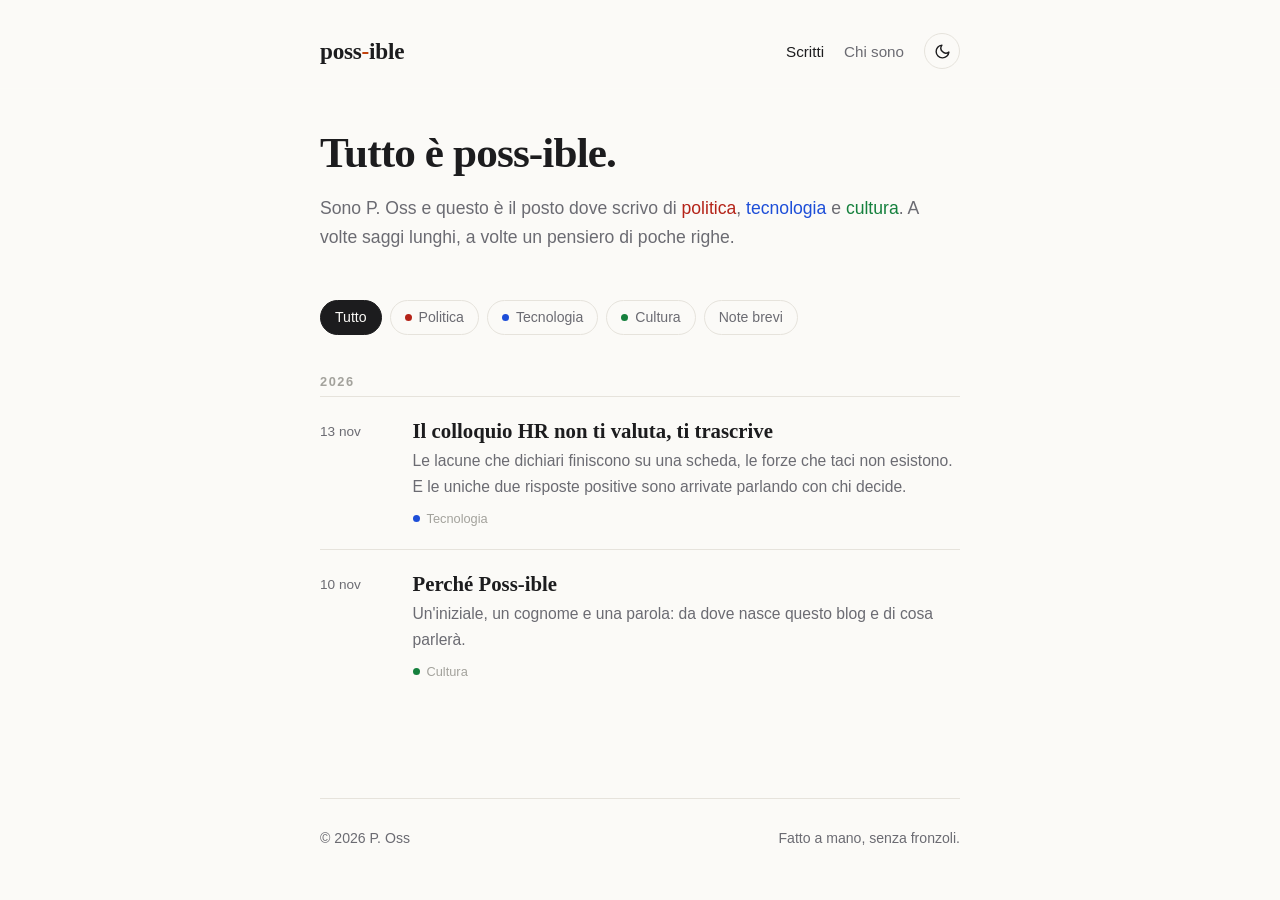
<file: index.html>
<!doctype html>
<html lang="it">
<head>
  <meta charset="utf-8">
  <meta name="viewport" content="width=device-width, initial-scale=1">
  <title>Poss-ible</title>
  <meta name="description" content="Il blog di P. Oss: pensieri lunghi e brevi su politica, tecnologia e cultura.">
  <link rel="icon" href="data:image/svg+xml,<svg xmlns='http://www.w3.org/2000/svg' viewBox='0 0 100 100'><text y='.9em' font-size='90' font-family='Georgia'>p</text></svg>">
  <script src="theme.js?v=2"></script>
  <link rel="stylesheet" href="style.css?v=2">
</head>
<body>
  <div class="wrap">

    <header class="site-header">
      <a class="logo" href="index.html">poss<span class="dash">-</span>ible</a>
      <nav class="nav">
        <a href="index.html" aria-current="page">Scritti</a>
        <a href="chi-sono.html">Chi sono</a>
        <button class="theme-toggle" type="button" aria-label="Cambia tema">
          <svg class="moon" viewBox="0 0 24 24" fill="none" stroke="currentColor" stroke-width="2" stroke-linecap="round" stroke-linejoin="round"><path d="M21 12.8A9 9 0 1 1 11.2 3a7 7 0 0 0 9.8 9.8z"/></svg>
          <svg class="sun" viewBox="0 0 24 24" fill="none" stroke="currentColor" stroke-width="2" stroke-linecap="round" stroke-linejoin="round"><circle cx="12" cy="12" r="4"/><path d="M12 2v2M12 20v2M4.9 4.9l1.4 1.4M17.7 17.7l1.4 1.4M2 12h2M20 12h2M4.9 19.1l1.4-1.4M17.7 6.3l1.4-1.4"/></svg>
        </button>
      </nav>
    </header>

    <main>
      <section class="intro">
        <h1>Tutto è poss-ible.</h1>
        <p>Sono P. Oss e questo è il posto dove scrivo di
          <a class="topic politica" href="#politica">politica</a>,
          <a class="topic tecnologia" href="#tecnologia">tecnologia</a> e
          <a class="topic cultura" href="#cultura">cultura</a>.
          A volte saggi lunghi, a volte un pensiero di poche righe.</p>
      </section>

      <ul class="filters" aria-label="Filtra per sezione">
        <li><button type="button" data-filter="tutto" aria-pressed="true">Tutto</button></li>
        <li><button type="button" data-filter="politica"><span class="dot politica"></span>Politica</button></li>
        <li><button type="button" data-filter="tecnologia"><span class="dot tecnologia"></span>Tecnologia</button></li>
        <li><button type="button" data-filter="cultura"><span class="dot cultura"></span>Cultura</button></li>
        <li><button type="button" data-filter="note">Note brevi</button></li>
      </ul>

      <!--
        COME AGGIUNGERE UNO SCRITTO
        Copia uno dei due blocchi <li> qui sotto e mettilo in cima alla lista dell'anno giusto.

        • Saggio (articolo lungo, con una sua pagina):
          data-kind="saggio", il link punta al file in /articoli

        • Nota (pensiero breve, si legge direttamente qui):
          data-kind="nota", niente link, il testo va dentro <div class="text">

        data-cat può essere: politica, tecnologia, cultura
        Per un anno nuovo, copia tutto il blocco <section class="year-group">.
      -->

      <section class="year-group">
        <h3 class="year">2026</h3>
        <ul class="posts">

          <li data-kind="saggio" data-cat="tecnologia">
            <a class="entry" href="articoli/il-colloquio-hr-non-ti-valuta.html">
              <time datetime="2026-11-13">13 nov</time>
              <div>
                <h2>Il colloquio HR non ti valuta, ti trascrive</h2>
                <p class="summary">Le lacune che dichiari finiscono su una scheda, le forze che taci non esistono. E le uniche due risposte positive sono arrivate parlando con chi decide.</p>
                <div class="meta"><span class="dot tecnologia"></span>Tecnologia</div>
              </div>
            </a>
          </li>

          <!-- Esempio di nota breve (copialo sopra quando vuoi scriverne una):
          <li data-kind="nota" data-cat="cultura">
            <div class="entry note">
              <time datetime="2026-11-10">10 nov</time>
              <div>
                <div class="text">
                  <p>Testo della nota.</p>
                </div>
                <div class="meta"><span class="dot cultura"></span>Cultura · Nota</div>
              </div>
            </div>
          </li>
          -->

          <li data-kind="saggio" data-cat="cultura">
            <a class="entry" href="articoli/perche-poss-ible.html">
              <time datetime="2026-11-10">10 nov</time>
              <div>
                <h2>Perché Poss-ible</h2>
                <p class="summary">Un'iniziale, un cognome e una parola: da dove nasce questo blog e di cosa parlerà.</p>
                <div class="meta"><span class="dot cultura"></span>Cultura</div>
              </div>
            </a>
          </li>

        </ul>
      </section>

      <p class="empty" hidden>Ancora niente in questa sezione. Arriverà.</p>
    </main>

    <footer class="site-footer">
      <span>© <span data-year>2026</span> P. Oss</span>
      <span>Fatto a mano, senza fronzoli.</span>
    </footer>

  </div>
</body>
</html>
</file>
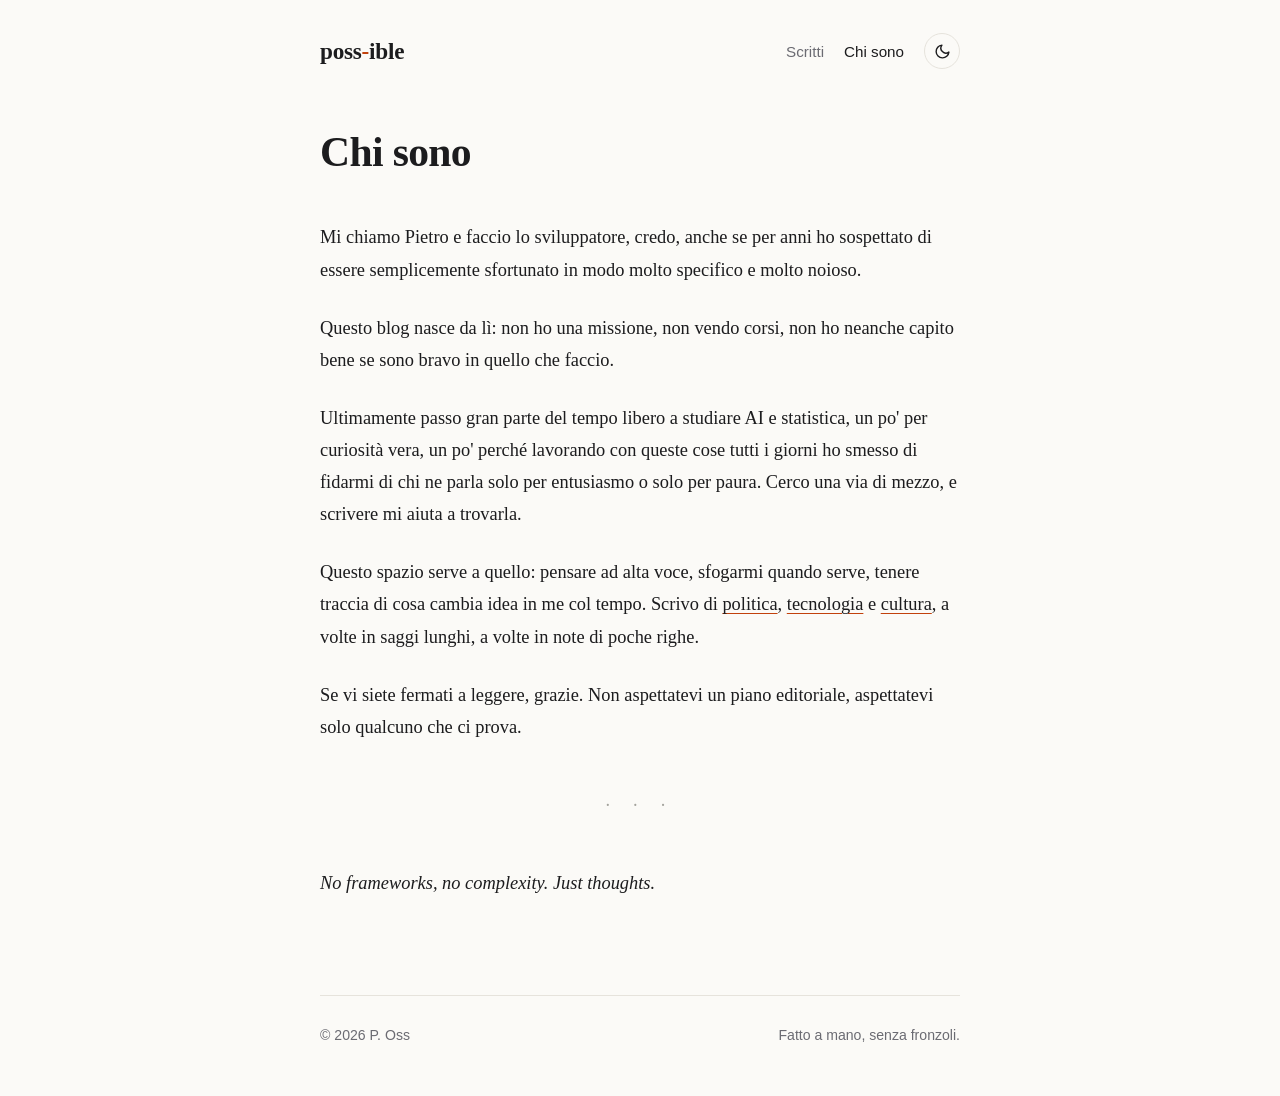
<file: chi-sono.html>
<!doctype html>
<html lang="it">
<head>
  <meta charset="utf-8">
  <meta name="viewport" content="width=device-width, initial-scale=1">
  <title>Chi sono · Poss-ible</title>
  <meta name="description" content="Chi c'è dietro Poss-ible.">
  <link rel="icon" href="data:image/svg+xml,<svg xmlns='http://www.w3.org/2000/svg' viewBox='0 0 100 100'><text y='.9em' font-size='90' font-family='Georgia'>p</text></svg>">
  <script src="theme.js?v=2"></script>
  <link rel="stylesheet" href="style.css?v=2">
</head>
<body>
  <div class="wrap">

    <header class="site-header">
      <a class="logo" href="index.html">poss<span class="dash">-</span>ible</a>
      <nav class="nav">
        <a href="index.html">Scritti</a>
        <a href="chi-sono.html" aria-current="page">Chi sono</a>
        <button class="theme-toggle" type="button" aria-label="Cambia tema">
          <svg class="moon" viewBox="0 0 24 24" fill="none" stroke="currentColor" stroke-width="2" stroke-linecap="round" stroke-linejoin="round"><path d="M21 12.8A9 9 0 1 1 11.2 3a7 7 0 0 0 9.8 9.8z"/></svg>
          <svg class="sun" viewBox="0 0 24 24" fill="none" stroke="currentColor" stroke-width="2" stroke-linecap="round" stroke-linejoin="round"><circle cx="12" cy="12" r="4"/><path d="M12 2v2M12 20v2M4.9 4.9l1.4 1.4M17.7 17.7l1.4 1.4M2 12h2M20 12h2M4.9 19.1l1.4-1.4M17.7 6.3l1.4-1.4"/></svg>
        </button>
      </nav>
    </header>

    <main>
      <header class="post-header">
        <h1>Chi sono</h1>
      </header>

      <article class="prose">
        <p>Mi chiamo Pietro e faccio lo sviluppatore, credo, anche se per anni ho sospettato di essere semplicemente sfortunato in modo molto specifico e molto noioso.</p>

        <p>Questo blog nasce da lì: non ho una missione, non vendo corsi, non ho neanche capito bene se sono bravo in quello che faccio.</p>

        <p>Ultimamente passo gran parte del tempo libero a studiare AI e statistica, un po' per curiosità vera, un po' perché lavorando con queste cose tutti i giorni ho smesso di fidarmi di chi ne parla solo per entusiasmo o solo per paura. Cerco una via di mezzo, e scrivere mi aiuta a trovarla.</p>

        <p>Questo spazio serve a quello: pensare ad alta voce, sfogarmi quando serve, tenere traccia di cosa cambia idea in me col tempo. Scrivo di <a href="index.html#politica">politica</a>, <a href="index.html#tecnologia">tecnologia</a> e <a href="index.html#cultura">cultura</a>, a volte in saggi lunghi, a volte in note di poche righe.</p>

        <p>Se vi siete fermati a leggere, grazie. Non aspettatevi un piano editoriale, aspettatevi solo qualcuno che ci prova.</p>

        <!-- Se vuoi farti scrivere, togli il commento qui sotto e metti la tua email:
        <p>Per rispondermi: <a href="mailto:tuaemail@esempio.it">tuaemail@esempio.it</a></p>
        -->

        <hr>
        <p><em>No frameworks, no complexity. Just thoughts.</em></p>
      </article>
    </main>

    <footer class="site-footer">
      <span>© <span data-year>2026</span> P. Oss</span>
      <span>Fatto a mano, senza fronzoli.</span>
    </footer>

  </div>
</body>
</html>
</file>
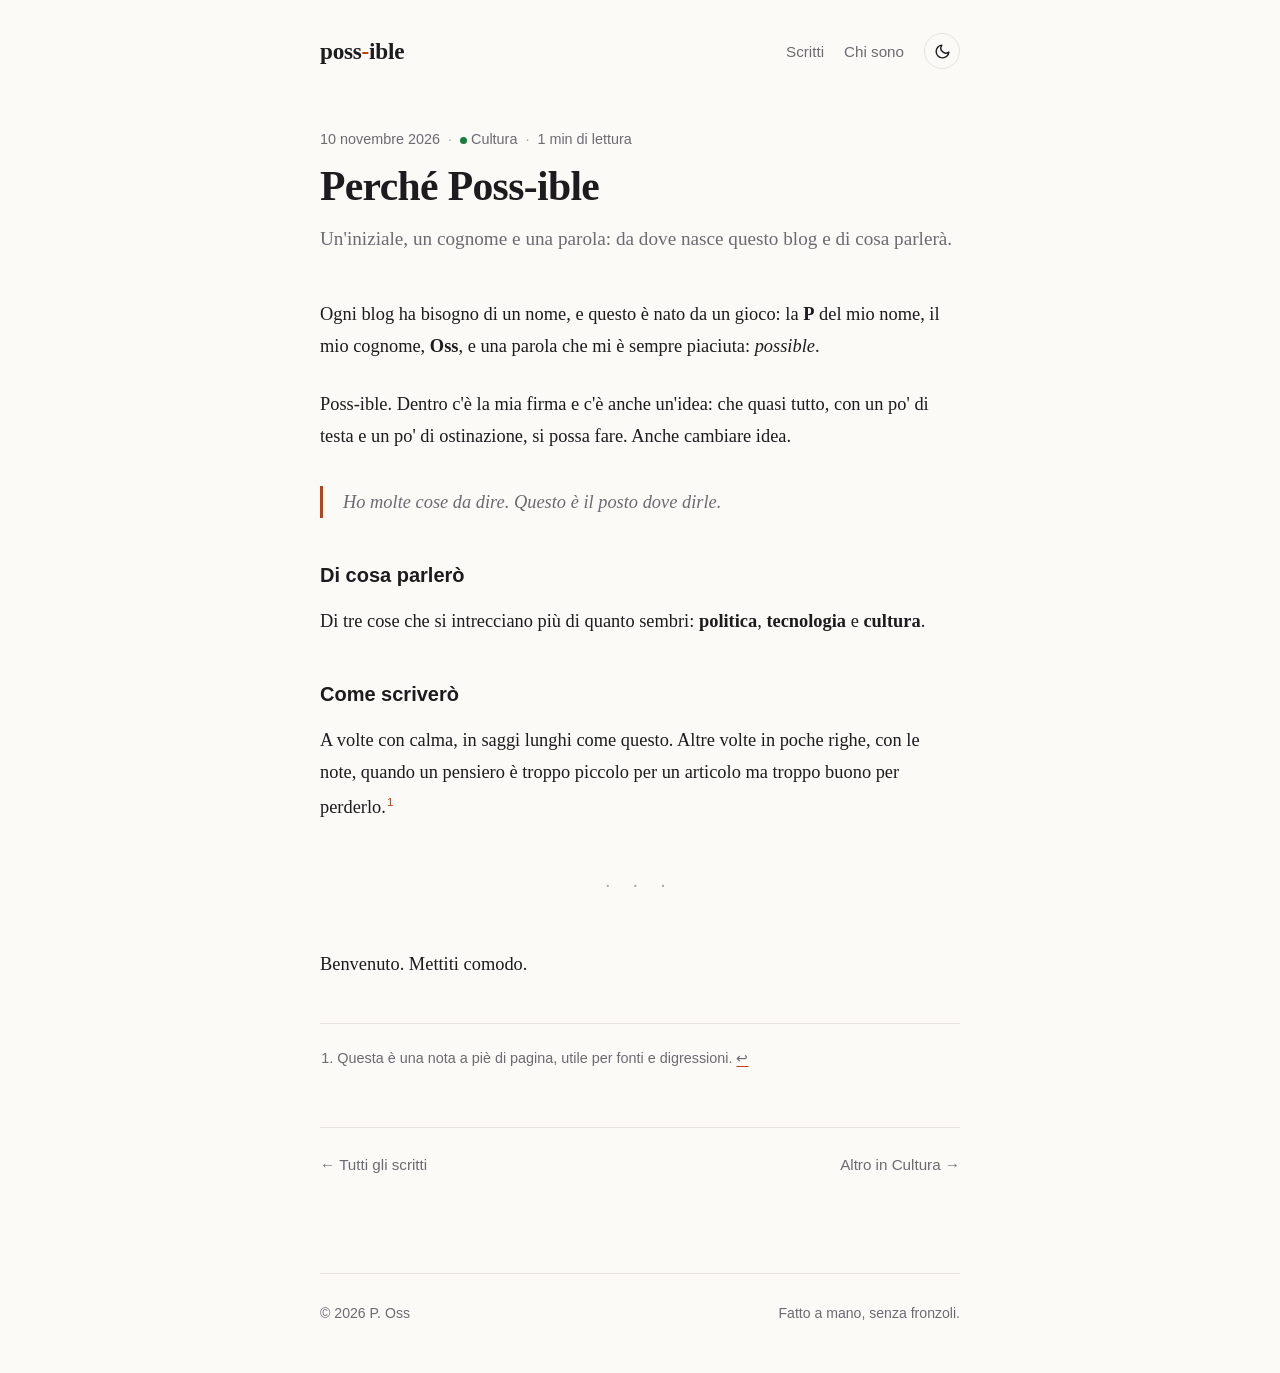
<file: articoli/_modello.html>
<!doctype html>
<html lang="it">
<head>
  <meta charset="utf-8">
  <meta name="viewport" content="width=device-width, initial-scale=1">
  <title>Perché Poss-ible · Poss-ible</title>
  <meta name="description" content="Un'iniziale, un cognome e una parola: da dove nasce questo blog.">
  <link rel="icon" href="data:image/svg+xml,<svg xmlns='http://www.w3.org/2000/svg' viewBox='0 0 100 100'><text y='.9em' font-size='90' font-family='Georgia'>p</text></svg>">
  <script src="../theme.js?v=2"></script>
  <link rel="stylesheet" href="../style.css?v=2">
</head>
<body>
  <div class="wrap">

    <header class="site-header">
      <a class="logo" href="../index.html">poss<span class="dash">-</span>ible</a>
      <nav class="nav">
        <a href="../index.html">Scritti</a>
        <a href="../chi-sono.html">Chi sono</a>
        <button class="theme-toggle" type="button" aria-label="Cambia tema">
          <svg class="moon" viewBox="0 0 24 24" fill="none" stroke="currentColor" stroke-width="2" stroke-linecap="round" stroke-linejoin="round"><path d="M21 12.8A9 9 0 1 1 11.2 3a7 7 0 0 0 9.8 9.8z"/></svg>
          <svg class="sun" viewBox="0 0 24 24" fill="none" stroke="currentColor" stroke-width="2" stroke-linecap="round" stroke-linejoin="round"><circle cx="12" cy="12" r="4"/><path d="M12 2v2M12 20v2M4.9 4.9l1.4 1.4M17.7 17.7l1.4 1.4M2 12h2M20 12h2M4.9 19.1l1.4-1.4M17.7 6.3l1.4-1.4"/></svg>
        </button>
      </nav>
    </header>

    <main>
      <header class="post-header">
        <div class="meta">
          <time datetime="2026-11-10">10 novembre 2026</time>
          <span class="sep">·</span>
          <a href="../index.html#cultura"><span class="dot cultura"></span> Cultura</a>
          <span class="sep">·</span>
          <span data-reading-time></span>
        </div>
        <h1>Perché Poss-ible</h1>
        <p class="dek">Un'iniziale, un cognome e una parola: da dove nasce questo blog e di cosa parlerà.</p>
      </header>

      <article class="prose">
        <p>Ogni blog ha bisogno di un nome, e questo è nato da un gioco: la <strong>P</strong> del mio nome, il mio cognome, <strong>Oss</strong>, e una parola che mi è sempre piaciuta: <em>possible</em>.</p>

        <p>Poss-ible. Dentro c'è la mia firma e c'è anche un'idea: che quasi tutto, con un po' di testa e un po' di ostinazione, si possa fare. Anche cambiare idea.</p>

        <blockquote>Ho molte cose da dire. Questo è il posto dove dirle.</blockquote>

        <h2>Di cosa parlerò</h2>
        <p>Di tre cose che si intrecciano più di quanto sembri: <strong>politica</strong>, <strong>tecnologia</strong> e <strong>cultura</strong>. <!-- Racconta qui perché proprio queste tre. --></p>

        <h2>Come scriverò</h2>
        <p>A volte con calma, in saggi lunghi come questo. Altre volte in poche righe, con le note, quando un pensiero è troppo piccolo per un articolo ma troppo buono per perderlo.<sup><a href="#nota-1" id="rif-1">1</a></sup></p>

        <hr>

        <p>Benvenuto. Mettiti comodo.</p>

        <section class="footnotes">
          <ol>
            <li id="nota-1">Questa è una nota a piè di pagina, utile per fonti e digressioni. <a href="#rif-1">↩</a></li>
          </ol>
        </section>
      </article>

      <nav class="post-end">
        <a href="../index.html">← Tutti gli scritti</a>
        <a href="../index.html#cultura">Altro in Cultura →</a>
      </nav>
    </main>

    <footer class="site-footer">
      <span>© <span data-year>2026</span> P. Oss</span>
      <span>Fatto a mano, senza fronzoli.</span>
    </footer>

  </div>
</body>
</html>
</file>
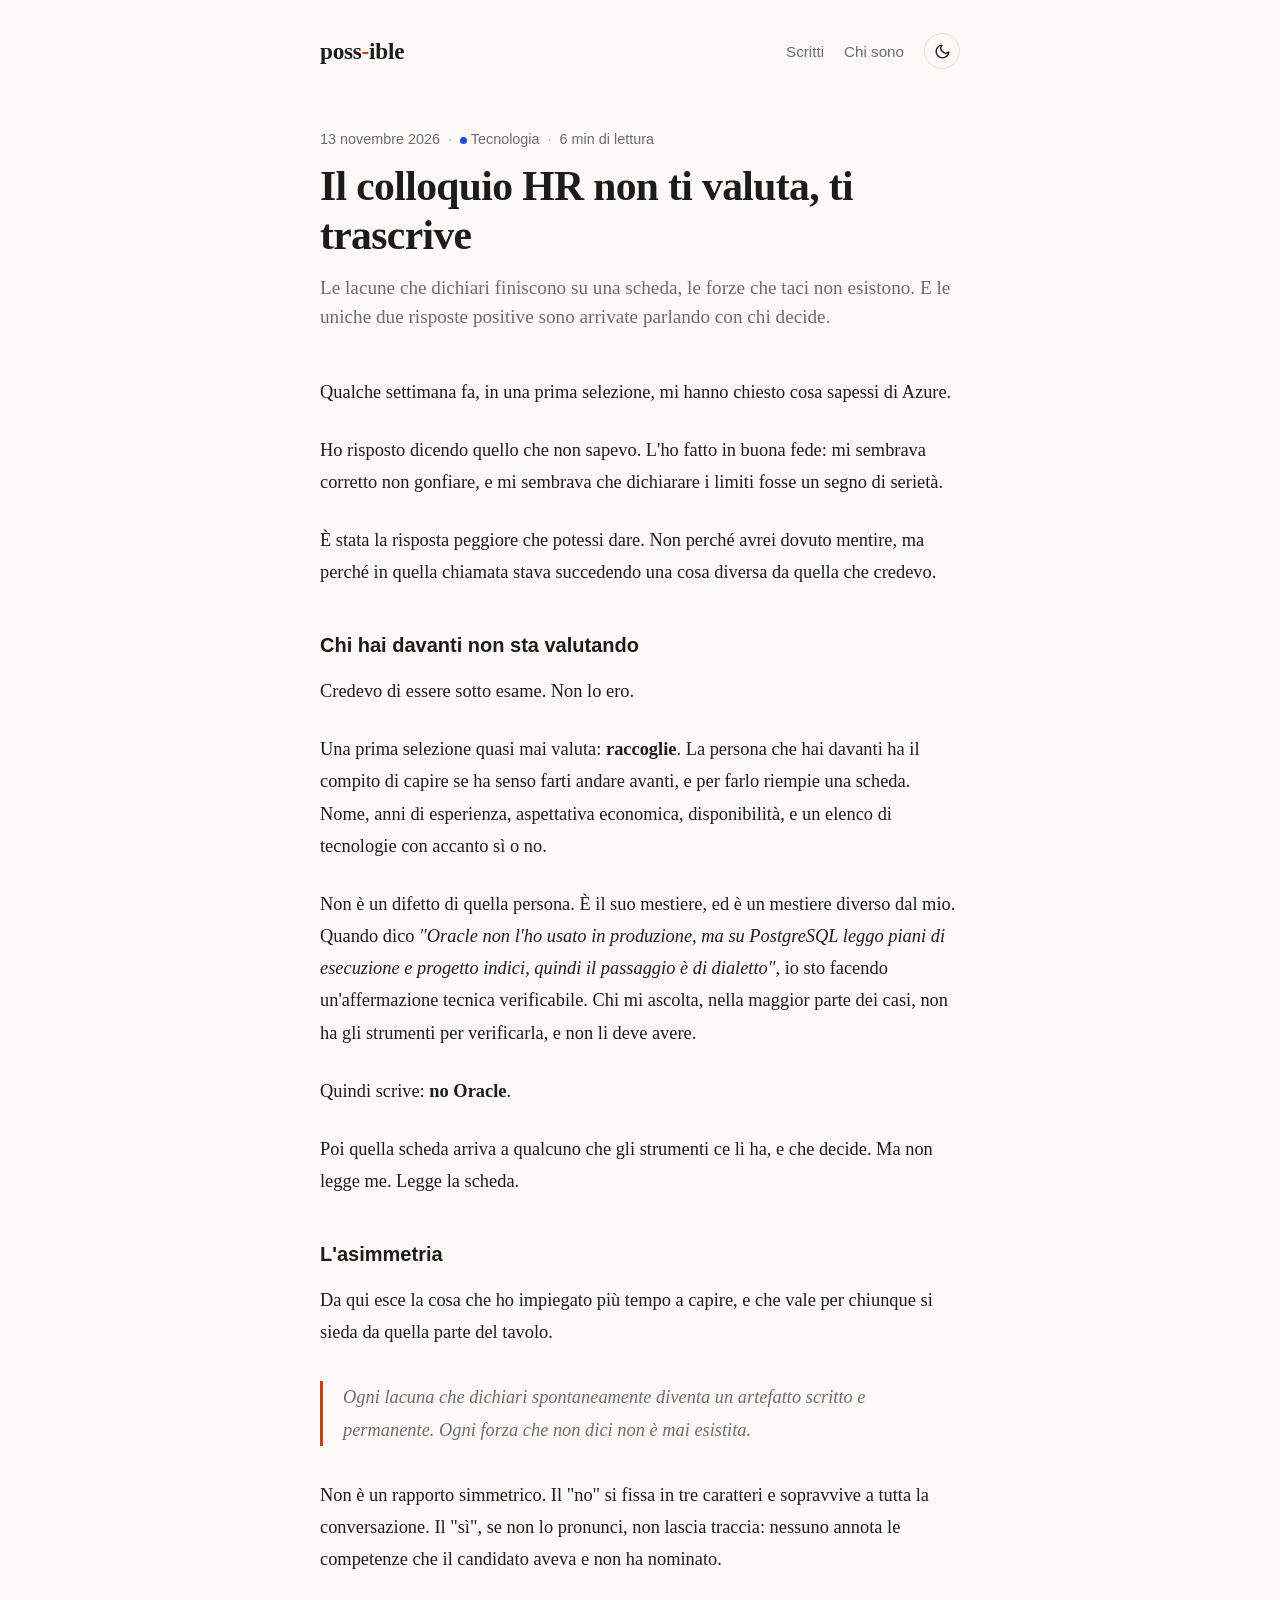
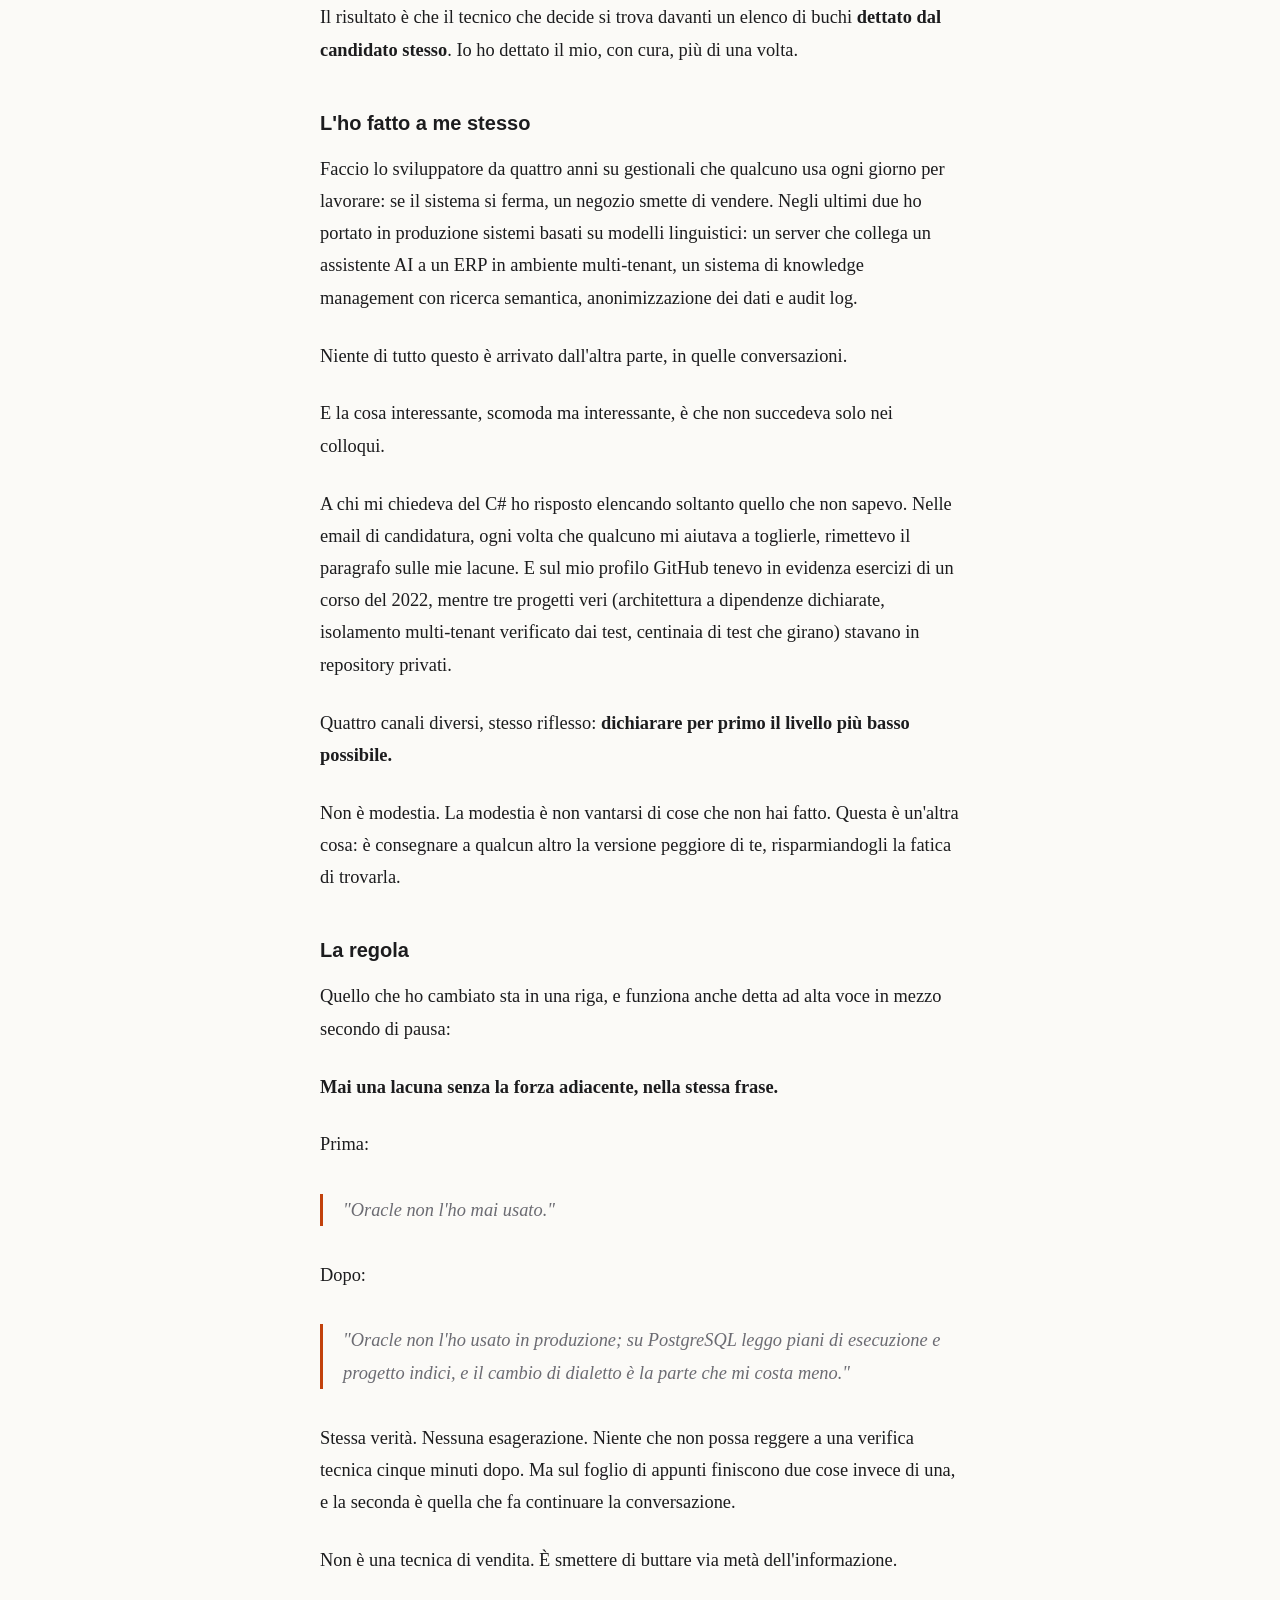
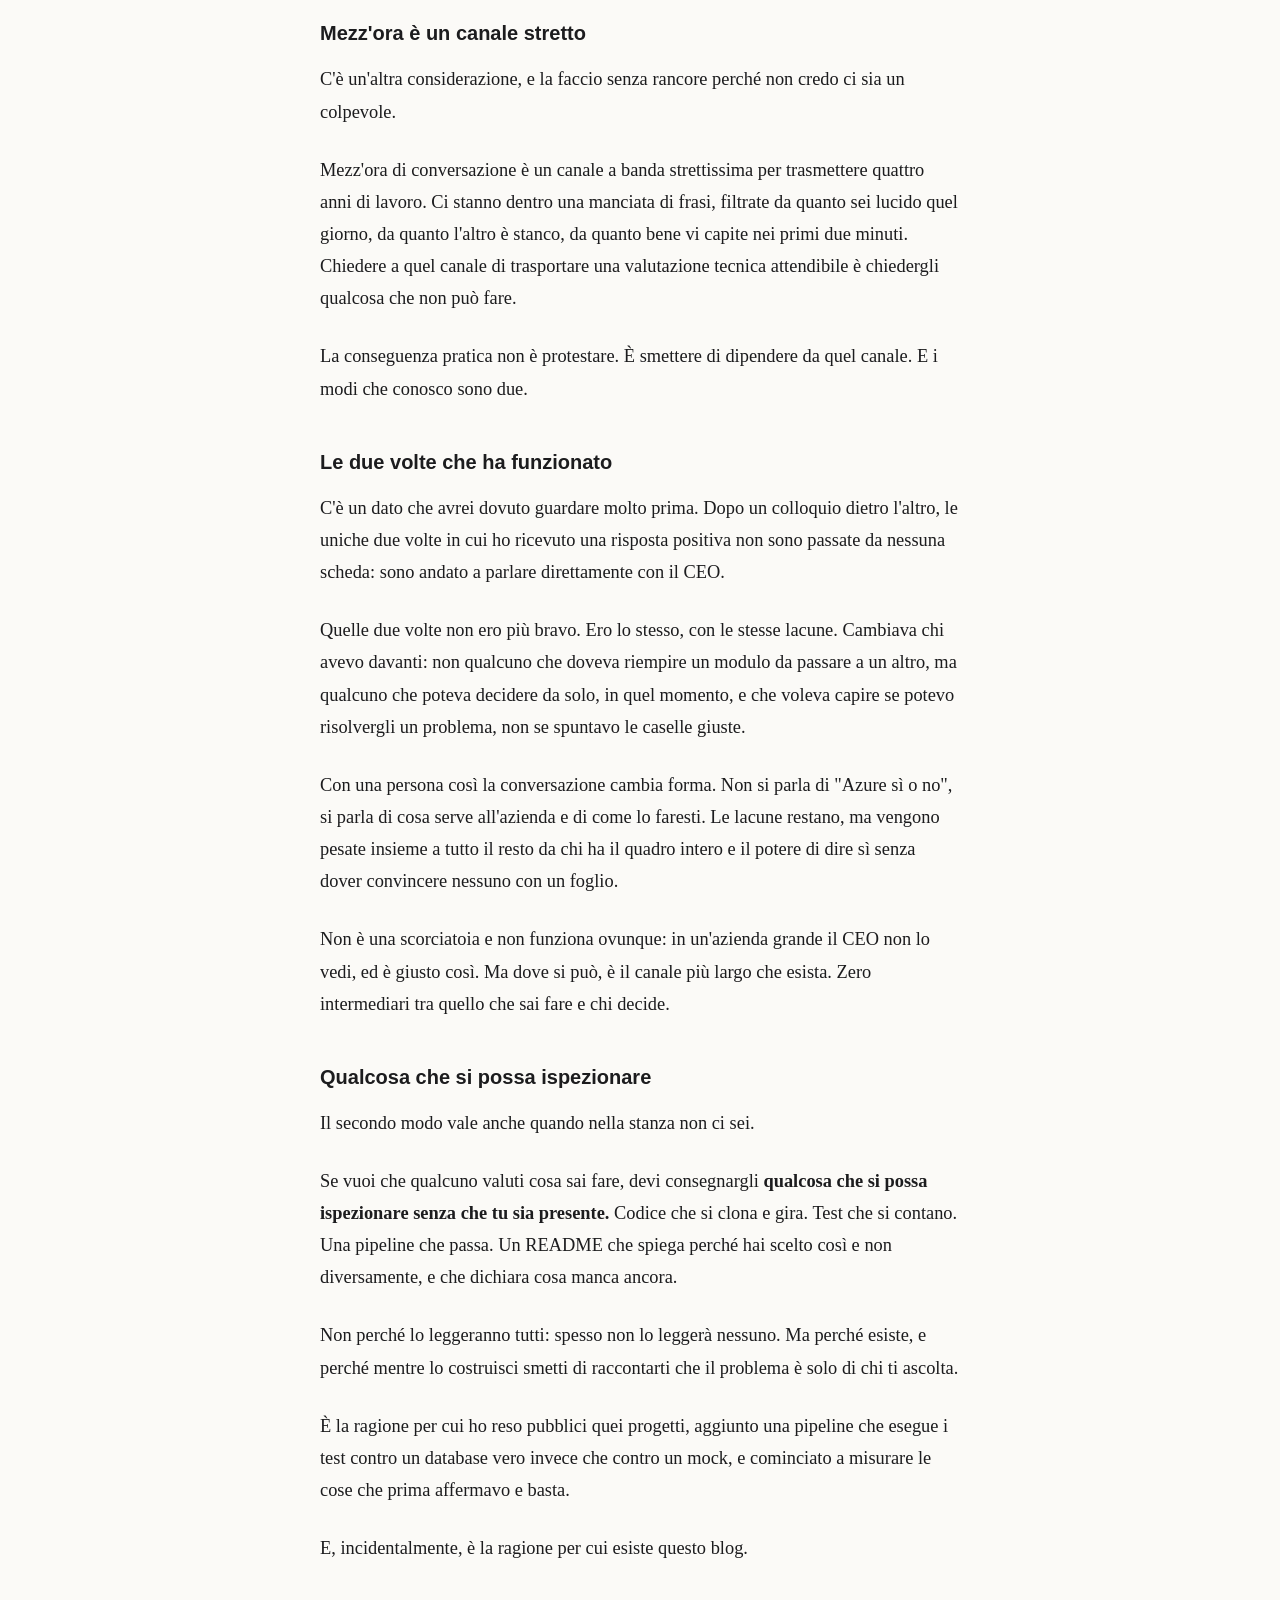
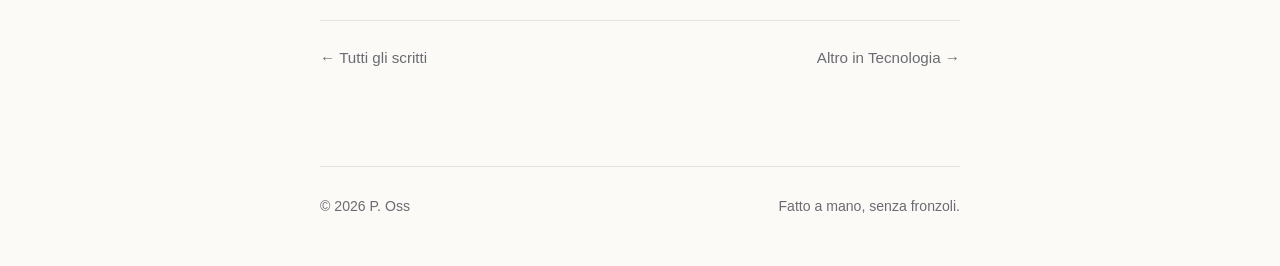
<file: articoli/il-colloquio-hr-non-ti-valuta.html>
<!doctype html>
<html lang="it">
<head>
  <meta charset="utf-8">
  <meta name="viewport" content="width=device-width, initial-scale=1">
  <title>Il colloquio HR non ti valuta, ti trascrive · Poss-ible</title>
  <meta name="description" content="Le lacune che dichiari finiscono su una scheda, le forze che taci non esistono. E le uniche due risposte positive sono arrivate parlando con chi decide.">
  <link rel="icon" href="data:image/svg+xml,<svg xmlns='http://www.w3.org/2000/svg' viewBox='0 0 100 100'><text y='.9em' font-size='90' font-family='Georgia'>p</text></svg>">
  <script src="../theme.js?v=2"></script>
  <link rel="stylesheet" href="../style.css?v=2">
</head>
<body>
  <div class="wrap">

    <header class="site-header">
      <a class="logo" href="../index.html">poss<span class="dash">-</span>ible</a>
      <nav class="nav">
        <a href="../index.html">Scritti</a>
        <a href="../chi-sono.html">Chi sono</a>
        <button class="theme-toggle" type="button" aria-label="Cambia tema">
          <svg class="moon" viewBox="0 0 24 24" fill="none" stroke="currentColor" stroke-width="2" stroke-linecap="round" stroke-linejoin="round"><path d="M21 12.8A9 9 0 1 1 11.2 3a7 7 0 0 0 9.8 9.8z"/></svg>
          <svg class="sun" viewBox="0 0 24 24" fill="none" stroke="currentColor" stroke-width="2" stroke-linecap="round" stroke-linejoin="round"><circle cx="12" cy="12" r="4"/><path d="M12 2v2M12 20v2M4.9 4.9l1.4 1.4M17.7 17.7l1.4 1.4M2 12h2M20 12h2M4.9 19.1l1.4-1.4M17.7 6.3l1.4-1.4"/></svg>
        </button>
      </nav>
    </header>

    <main>
      <header class="post-header">
        <div class="meta">
          <time datetime="2026-11-13">13 novembre 2026</time>
          <span class="sep">·</span>
          <a href="../index.html#tecnologia"><span class="dot tecnologia"></span> Tecnologia</a>
          <span class="sep">·</span>
          <span data-reading-time></span>
        </div>
        <h1>Il colloquio HR non ti valuta, ti trascrive</h1>
        <p class="dek">Le lacune che dichiari finiscono su una scheda, le forze che taci non esistono. E le uniche due risposte positive sono arrivate parlando con chi decide.</p>
      </header>

      <article class="prose">
        <p>Qualche settimana fa, in una prima selezione, mi hanno chiesto cosa sapessi di Azure.</p>

        <p>Ho risposto dicendo quello che non sapevo. L'ho fatto in buona fede: mi sembrava corretto non gonfiare, e mi sembrava che dichiarare i limiti fosse un segno di serietà.</p>

        <p>È stata la risposta peggiore che potessi dare. Non perché avrei dovuto mentire, ma perché in quella chiamata stava succedendo una cosa diversa da quella che credevo.</p>

        <h2>Chi hai davanti non sta valutando</h2>

        <p>Credevo di essere sotto esame. Non lo ero.</p>

        <p>Una prima selezione quasi mai valuta: <strong>raccoglie</strong>. La persona che hai davanti ha il compito di capire se ha senso farti andare avanti, e per farlo riempie una scheda. Nome, anni di esperienza, aspettativa economica, disponibilità, e un elenco di tecnologie con accanto sì o no.</p>

        <p>Non è un difetto di quella persona. È il suo mestiere, ed è un mestiere diverso dal mio. Quando dico <em>"Oracle non l'ho usato in produzione, ma su PostgreSQL leggo piani di esecuzione e progetto indici, quindi il passaggio è di dialetto"</em>, io sto facendo un'affermazione tecnica verificabile. Chi mi ascolta, nella maggior parte dei casi, non ha gli strumenti per verificarla, e non li deve avere.</p>

        <p>Quindi scrive: <strong>no Oracle</strong>.</p>

        <p>Poi quella scheda arriva a qualcuno che gli strumenti ce li ha, e che decide. Ma non legge me. Legge la scheda.</p>

        <h2>L'asimmetria</h2>

        <p>Da qui esce la cosa che ho impiegato più tempo a capire, e che vale per chiunque si sieda da quella parte del tavolo.</p>

        <blockquote>Ogni lacuna che dichiari spontaneamente diventa un artefatto scritto e permanente. Ogni forza che non dici non è mai esistita.</blockquote>

        <p>Non è un rapporto simmetrico. Il "no" si fissa in tre caratteri e sopravvive a tutta la conversazione. Il "sì", se non lo pronunci, non lascia traccia: nessuno annota le competenze che il candidato aveva e non ha nominato.</p>

        <p>Il risultato è che il tecnico che decide si trova davanti un elenco di buchi <strong>dettato dal candidato stesso</strong>. Io ho dettato il mio, con cura, più di una volta.</p>

        <h2>L'ho fatto a me stesso</h2>

        <p>Faccio lo sviluppatore da quattro anni su gestionali che qualcuno usa ogni giorno per lavorare: se il sistema si ferma, un negozio smette di vendere. Negli ultimi due ho portato in produzione sistemi basati su modelli linguistici: un server che collega un assistente AI a un ERP in ambiente multi-tenant, un sistema di knowledge management con ricerca semantica, anonimizzazione dei dati e audit log.</p>

        <p>Niente di tutto questo è arrivato dall'altra parte, in quelle conversazioni.</p>

        <p>E la cosa interessante, scomoda ma interessante, è che non succedeva solo nei colloqui.</p>

        <p>A chi mi chiedeva del C# ho risposto elencando soltanto quello che non sapevo. Nelle email di candidatura, ogni volta che qualcuno mi aiutava a toglierle, rimettevo il paragrafo sulle mie lacune. E sul mio profilo GitHub tenevo in evidenza esercizi di un corso del 2022, mentre tre progetti veri (architettura a dipendenze dichiarate, isolamento multi-tenant verificato dai test, centinaia di test che girano) stavano in repository privati.</p>

        <p>Quattro canali diversi, stesso riflesso: <strong>dichiarare per primo il livello più basso possibile.</strong></p>

        <p>Non è modestia. La modestia è non vantarsi di cose che non hai fatto. Questa è un'altra cosa: è consegnare a qualcun altro la versione peggiore di te, risparmiandogli la fatica di trovarla.</p>

        <h2>La regola</h2>

        <p>Quello che ho cambiato sta in una riga, e funziona anche detta ad alta voce in mezzo secondo di pausa:</p>

        <p><strong>Mai una lacuna senza la forza adiacente, nella stessa frase.</strong></p>

        <p>Prima:</p>
        <blockquote>"Oracle non l'ho mai usato."</blockquote>

        <p>Dopo:</p>
        <blockquote>"Oracle non l'ho usato in produzione; su PostgreSQL leggo piani di esecuzione e progetto indici, e il cambio di dialetto è la parte che mi costa meno."</blockquote>

        <p>Stessa verità. Nessuna esagerazione. Niente che non possa reggere a una verifica tecnica cinque minuti dopo. Ma sul foglio di appunti finiscono due cose invece di una, e la seconda è quella che fa continuare la conversazione.</p>

        <p>Non è una tecnica di vendita. È smettere di buttare via metà dell'informazione.</p>

        <h2>Mezz'ora è un canale stretto</h2>

        <p>C'è un'altra considerazione, e la faccio senza rancore perché non credo ci sia un colpevole.</p>

        <p>Mezz'ora di conversazione è un canale a banda strettissima per trasmettere quattro anni di lavoro. Ci stanno dentro una manciata di frasi, filtrate da quanto sei lucido quel giorno, da quanto l'altro è stanco, da quanto bene vi capite nei primi due minuti. Chiedere a quel canale di trasportare una valutazione tecnica attendibile è chiedergli qualcosa che non può fare.</p>

        <p>La conseguenza pratica non è protestare. È smettere di dipendere da quel canale. E i modi che conosco sono due.</p>

        <h2>Le due volte che ha funzionato</h2>

        <p>C'è un dato che avrei dovuto guardare molto prima. Dopo un colloquio dietro l'altro, le uniche due volte in cui ho ricevuto una risposta positiva non sono passate da nessuna scheda: sono andato a parlare direttamente con il CEO.</p>

        <p>Quelle due volte non ero più bravo. Ero lo stesso, con le stesse lacune. Cambiava chi avevo davanti: non qualcuno che doveva riempire un modulo da passare a un altro, ma qualcuno che poteva decidere da solo, in quel momento, e che voleva capire se potevo risolvergli un problema, non se spuntavo le caselle giuste.</p>

        <p>Con una persona così la conversazione cambia forma. Non si parla di "Azure sì o no", si parla di cosa serve all'azienda e di come lo faresti. Le lacune restano, ma vengono pesate insieme a tutto il resto da chi ha il quadro intero e il potere di dire sì senza dover convincere nessuno con un foglio.</p>

        <p>Non è una scorciatoia e non funziona ovunque: in un'azienda grande il CEO non lo vedi, ed è giusto così. Ma dove si può, è il canale più largo che esista. Zero intermediari tra quello che sai fare e chi decide.</p>

        <h2>Qualcosa che si possa ispezionare</h2>

        <p>Il secondo modo vale anche quando nella stanza non ci sei.</p>

        <p>Se vuoi che qualcuno valuti cosa sai fare, devi consegnargli <strong>qualcosa che si possa ispezionare senza che tu sia presente.</strong> Codice che si clona e gira. Test che si contano. Una pipeline che passa. Un README che spiega perché hai scelto così e non diversamente, e che dichiara cosa manca ancora.</p>

        <p>Non perché lo leggeranno tutti: spesso non lo leggerà nessuno. Ma perché esiste, e perché mentre lo costruisci smetti di raccontarti che il problema è solo di chi ti ascolta.</p>

        <p>È la ragione per cui ho reso pubblici quei progetti, aggiunto una pipeline che esegue i test contro un database vero invece che contro un mock, e cominciato a misurare le cose che prima affermavo e basta.</p>

        <p>E, incidentalmente, è la ragione per cui esiste questo blog.</p>
      </article>

      <nav class="post-end">
        <a href="../index.html">← Tutti gli scritti</a>
        <a href="../index.html#tecnologia">Altro in Tecnologia →</a>
      </nav>
    </main>

    <footer class="site-footer">
      <span>© <span data-year>2026</span> P. Oss</span>
      <span>Fatto a mano, senza fronzoli.</span>
    </footer>

  </div>
</body>
</html>
</file>
<file: style.css>
/* ===== Poss-ible — stile minimale ===== */

:root {
  --bg: #fbfaf7;
  --text: #1c1c1e;
  --muted: #6b6b72;
  --faint: #a3a29c;
  --accent: #c2410c;
  --border: #e6e3dc;
  --surface: #f3f1ec;

  /* Colori delle sezioni */
  --politica: #b42318;
  --tecnologia: #1d4ed8;
  --cultura: #15803d;

  --max: 680px;
  --sans: -apple-system, BlinkMacSystemFont, "Segoe UI", Inter, Roboto, sans-serif;
  --serif: "Iowan Old Style", "Palatino Linotype", Palatino, Georgia, serif;
  --mono: ui-monospace, "SF Mono", Menlo, Consolas, monospace;
}

/* Tema scuro: segue il sistema, a meno che l'utente non abbia scelto "light" */
@media (prefers-color-scheme: dark) {
  :root:not([data-theme="light"]) {
    --bg: #111113;
    --text: #e8e6e1;
    --muted: #9b9ba3;
    --faint: #5c5c63;
    --accent: #fb923c;
    --border: #26262b;
    --surface: #19191c;
    --politica: #f87171;
    --tecnologia: #60a5fa;
    --cultura: #4ade80;
  }
}
:root[data-theme="dark"] {
  --bg: #111113;
  --text: #e8e6e1;
  --muted: #9b9ba3;
  --faint: #5c5c63;
  --accent: #fb923c;
  --border: #26262b;
  --surface: #19191c;
  --politica: #f87171;
  --tecnologia: #60a5fa;
  --cultura: #4ade80;
}

*, *::before, *::after { box-sizing: border-box; }

html { -webkit-text-size-adjust: 100%; }

body {
  margin: 0;
  background: var(--bg);
  color: var(--text);
  font-family: var(--sans);
  font-size: 17px;
  line-height: 1.65;
  transition: background-color .25s ease, color .25s ease;
}

.wrap {
  max-width: var(--max);
  margin: 0 auto;
  padding: 0 20px;
}

a { color: inherit; text-decoration-color: var(--accent); text-underline-offset: 3px; }
a:hover { color: var(--accent); }

/* ----- Header ----- */
.site-header {
  display: flex;
  align-items: center;
  justify-content: space-between;
  gap: 16px;
  padding: 18px 0;
  margin: 14px 0 40px;

  /* Sticky: resta in alto mentre scorri */
  position: sticky;
  top: 0;
  z-index: 50;
  background: var(--bg);
  /* lo sfondo si estende a tutta la larghezza dello schermo */
  box-shadow: 0 0 0 100vmax var(--bg);
  clip-path: inset(0 -100vmax);
  transition: background-color .25s ease, box-shadow .25s ease;
}
/* linea sottile sotto l'header quando la pagina è scorsa
   (fatta con un'ombra: non allarga la pagina) */
.scrolled .site-header {
  box-shadow: 0 0 0 100vmax var(--bg), 0 1px 0 100vmax var(--border);
  clip-path: inset(0 -100vmax -1px);
}

.logo {
  font-family: var(--serif);
  font-size: 1.45rem;
  font-weight: 600;
  letter-spacing: -.01em;
  text-decoration: none;
}
.logo .dash { color: var(--accent); }
.logo:hover { color: var(--text); }

.nav { display: flex; align-items: center; gap: 20px; font-size: .95rem; }
.nav a { text-decoration: none; color: var(--muted); }
.nav a:hover, .nav a[aria-current="page"] { color: var(--text); }

.theme-toggle {
  display: grid;
  place-items: center;
  width: 36px;
  height: 36px;
  border: 1px solid var(--border);
  border-radius: 50%;
  background: transparent;
  color: var(--text);
  cursor: pointer;
  transition: border-color .2s;
}
.theme-toggle:hover { border-color: var(--accent); }
.theme-toggle svg { width: 17px; height: 17px; }
.theme-toggle .sun { display: none; }
:root[data-theme="dark"] .theme-toggle .sun { display: block; }
:root[data-theme="dark"] .theme-toggle .moon { display: none; }
@media (prefers-color-scheme: dark) {
  :root:not([data-theme="light"]) .theme-toggle .sun { display: block; }
  :root:not([data-theme="light"]) .theme-toggle .moon { display: none; }
}

/* ----- Intro ----- */
.intro { margin-bottom: 48px; }
.intro h1 {
  font-family: var(--serif);
  font-size: clamp(2rem, 6vw, 2.7rem);
  line-height: 1.15;
  font-weight: 600;
  letter-spacing: -.02em;
  margin: 0 0 16px;
}
.intro p { color: var(--muted); font-size: 1.1rem; margin: 0; max-width: 34em; }
.intro p + p { margin-top: .8em; }
.intro .topic { font-weight: 500; text-decoration: none; }
.intro .topic.politica { color: var(--politica); }
.intro .topic.tecnologia { color: var(--tecnologia); }
.intro .topic.cultura { color: var(--cultura); }
.intro .topic:hover { text-decoration: underline; text-decoration-color: currentColor; }

/* ----- Filtri per sezione ----- */
.filters {
  display: flex;
  flex-wrap: wrap;
  gap: 8px;
  margin: 0 0 36px;
  padding: 0;
  list-style: none;
}
.filters button {
  font: inherit;
  font-size: .88rem;
  padding: 5px 14px;
  border: 1px solid var(--border);
  border-radius: 999px;
  background: transparent;
  color: var(--muted);
  cursor: pointer;
  display: inline-flex;
  align-items: center;
  gap: 7px;
  transition: color .15s, border-color .15s, background-color .15s;
}
.filters button:hover { color: var(--text); border-color: var(--muted); }
.filters button[aria-pressed="true"] {
  color: var(--bg);
  background: var(--text);
  border-color: var(--text);
}

/* Pallino colorato della sezione */
.dot {
  width: 7px;
  height: 7px;
  border-radius: 50%;
  background: var(--faint);
  flex: none;
  display: inline-block;
}
.dot.politica { background: var(--politica); }
.dot.tecnologia { background: var(--tecnologia); }
.dot.cultura { background: var(--cultura); }

/* ----- Archivio ----- */
.year {
  font-family: var(--sans);
  font-size: .8rem;
  font-weight: 600;
  letter-spacing: .12em;
  color: var(--faint);
  margin: 0 0 4px;
  font-variant-numeric: tabular-nums;
}
.year-group { margin-bottom: 40px; }
.year-group[hidden] { display: none; }

.posts { list-style: none; margin: 0; padding: 0; }
.posts li { border-top: 1px solid var(--border); }
.posts li[hidden] { display: none; }

.entry {
  display: grid;
  grid-template-columns: 4.5em 1fr;
  gap: 4px 16px;
  padding: 20px 0;
  text-decoration: none;
}
.entry time {
  font-size: .85rem;
  color: var(--muted);
  font-variant-numeric: tabular-nums;
  padding-top: .3em;
  white-space: nowrap;
}
.entry h2 {
  font-family: var(--serif);
  font-size: 1.3rem;
  line-height: 1.3;
  font-weight: 600;
  margin: 0 0 4px;
  transition: color .15s;
}
a.entry:hover h2 { color: var(--accent); }
.entry .summary { margin: 0 0 8px; color: var(--muted); font-size: .98rem; }
.entry .meta {
  display: flex;
  align-items: center;
  gap: 7px;
  font-size: .8rem;
  color: var(--faint);
}

/* Note brevi: niente link, il testo si legge direttamente in lista */
.entry.note .text {
  font-family: var(--serif);
  font-size: 1.08rem;
  line-height: 1.6;
  margin: 0 0 8px;
}
.entry.note .text p { margin: 0 0 .6em; }
.entry.note .text p:last-child { margin: 0; }

/* ----- Articolo ----- */
.post-header { margin-bottom: 44px; }
.post-header .meta {
  display: flex;
  flex-wrap: wrap;
  align-items: center;
  gap: 8px;
  font-size: .9rem;
  color: var(--muted);
}
.post-header .meta a { text-decoration: none; }
.post-header .meta a:hover { color: var(--text); }
.post-header .sep { color: var(--faint); }
.post-header h1 {
  font-family: var(--serif);
  font-size: clamp(1.9rem, 5.5vw, 2.6rem);
  line-height: 1.18;
  font-weight: 600;
  letter-spacing: -.015em;
  margin: 10px 0 0;
}
.post-header .dek {
  font-family: var(--serif);
  font-size: 1.2rem;
  color: var(--muted);
  margin: 14px 0 0;
  line-height: 1.5;
}

.prose { font-family: var(--serif); font-size: 1.15rem; line-height: 1.75; }
.prose p { margin: 0 0 1.4em; }
.prose h2 { font-family: var(--sans); font-size: 1.25rem; margin: 2em 0 .6em; }
.prose h3 { font-family: var(--sans); font-size: 1.05rem; margin: 1.6em 0 .5em; }
.prose blockquote {
  margin: 1.8em 0;
  padding-left: 20px;
  border-left: 3px solid var(--accent);
  color: var(--muted);
  font-style: italic;
}
.prose code {
  font-family: var(--mono);
  font-size: .85em;
  background: var(--surface);
  padding: 2px 6px;
  border-radius: 4px;
}
.prose pre {
  background: var(--surface);
  padding: 16px;
  border-radius: 8px;
  overflow-x: auto;
  font-size: .9rem;
}
.prose pre code { background: none; padding: 0; }
.prose img { max-width: 100%; height: auto; border-radius: 6px; }
.prose figure { margin: 2em 0; }
.prose figcaption { font-family: var(--sans); font-size: .85rem; color: var(--muted); margin-top: 8px; }
.prose hr { border: 0; text-align: center; margin: 2.5em 0; }
.prose hr::after { content: "· · ·"; color: var(--faint); letter-spacing: .5em; }
.prose ul, .prose ol { padding-left: 1.3em; margin: 0 0 1.4em; }
.prose li { margin-bottom: .3em; }

/* Note a piè di pagina */
.prose sup a { text-decoration: none; color: var(--accent); font-family: var(--sans); font-size: .75em; padding: 0 1px; }
.footnotes {
  margin-top: 3em;
  padding-top: 1.5em;
  border-top: 1px solid var(--border);
  font-family: var(--sans);
  font-size: .9rem;
  color: var(--muted);
}
.footnotes ol { padding-left: 1.2em; }
.footnotes a { color: var(--muted); }

.post-end {
  margin-top: 56px;
  padding-top: 24px;
  border-top: 1px solid var(--border);
  display: flex;
  justify-content: space-between;
  flex-wrap: wrap;
  gap: 12px;
  font-size: .95rem;
}
.post-end a { color: var(--muted); text-decoration: none; }
.post-end a:hover { color: var(--accent); }

/* ----- Barra di avanzamento lettura ----- */
.progress {
  position: fixed;
  top: 0;
  left: 0;
  right: 0;
  height: 3px;
  background: var(--accent);
  transform: scaleX(0);
  transform-origin: 0 50%;
  z-index: 1000;
  pointer-events: none;
}

/* ----- Footer ----- */
.site-footer {
  margin-top: 96px;
  padding: 28px 0 48px;
  border-top: 1px solid var(--border);
  font-size: .88rem;
  color: var(--muted);
  display: flex;
  justify-content: space-between;
  flex-wrap: wrap;
  gap: 8px;
}
.site-footer a { color: var(--muted); text-decoration: none; }
.site-footer a:hover { color: var(--accent); }

.empty { color: var(--muted); font-style: italic; }

::selection { background: var(--accent); color: var(--bg); }

:focus-visible { outline: 2px solid var(--accent); outline-offset: 3px; border-radius: 4px; }

@media (max-width: 480px) {
  .site-header { padding: 14px 0; margin: 8px 0 32px; }
  .nav { gap: 14px; }
  .entry { grid-template-columns: 1fr; gap: 2px; }
  .entry time { padding-top: 0; }
}
</file>
